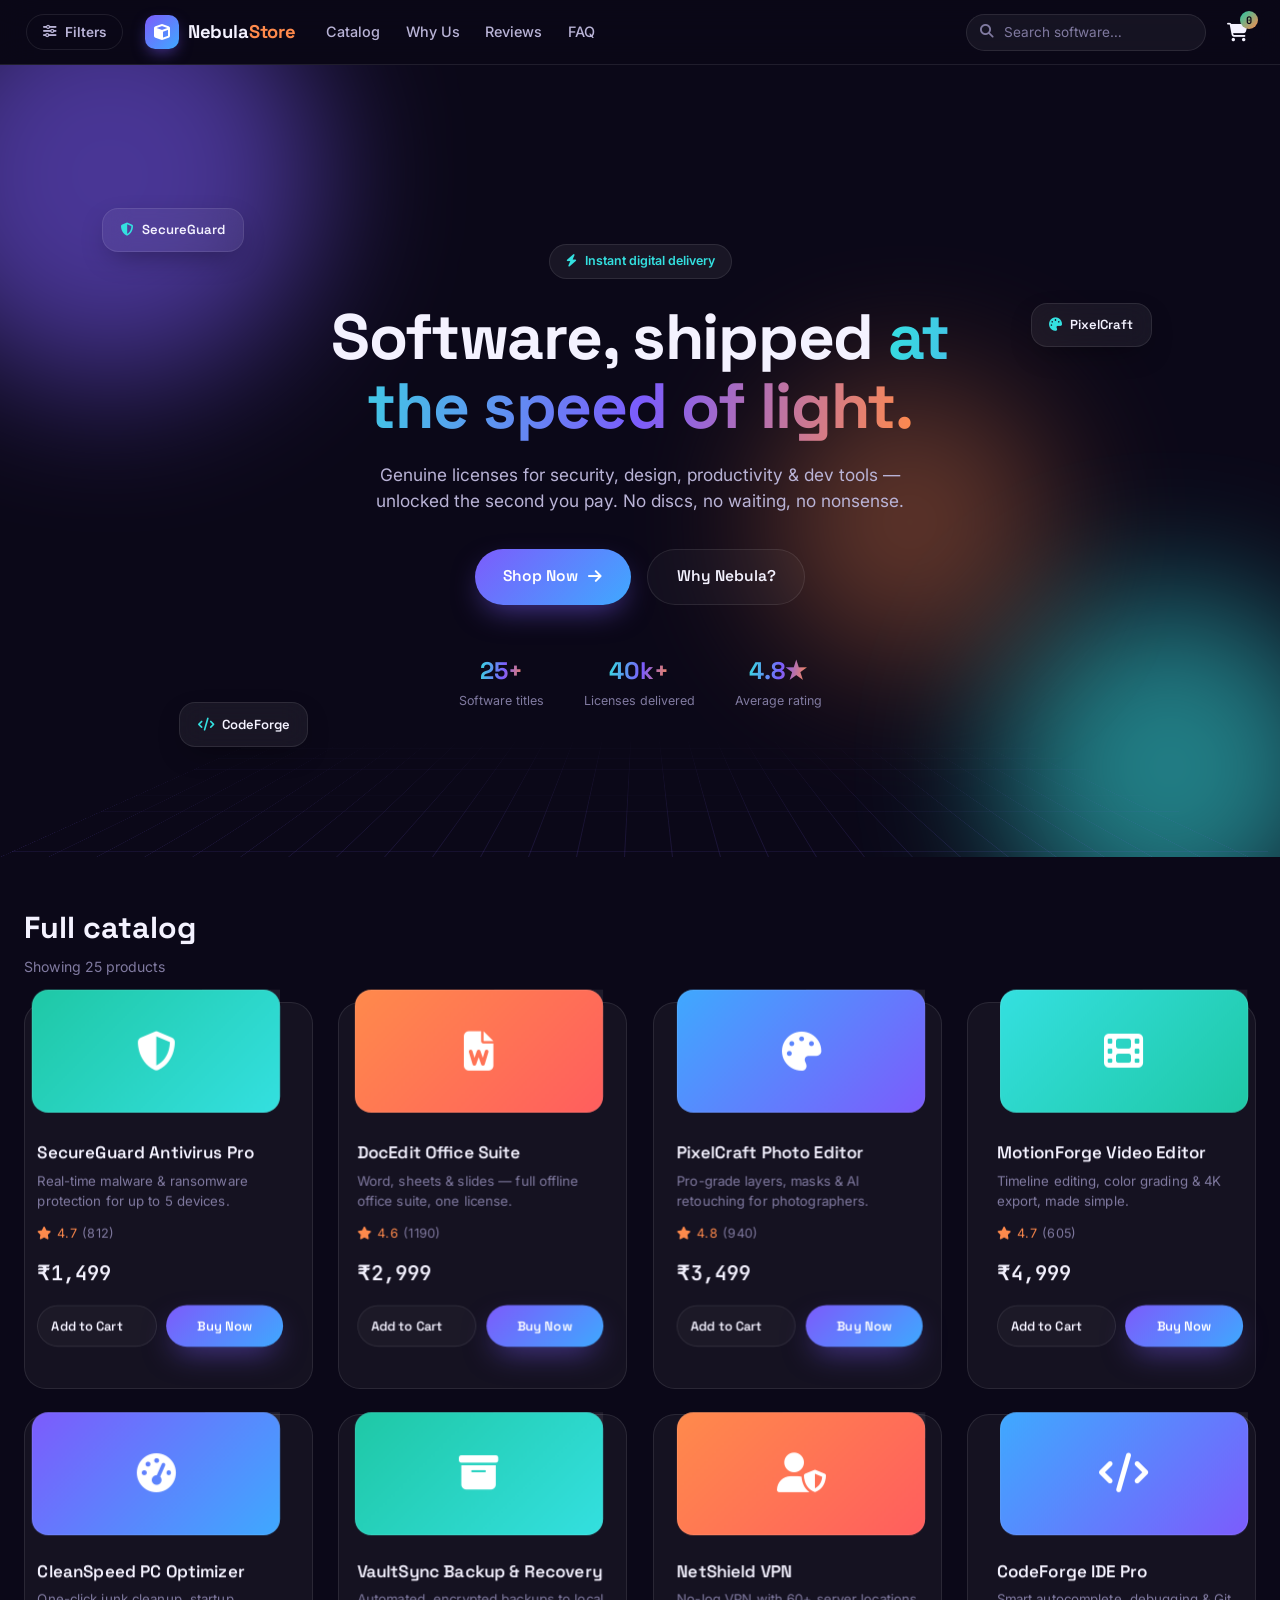
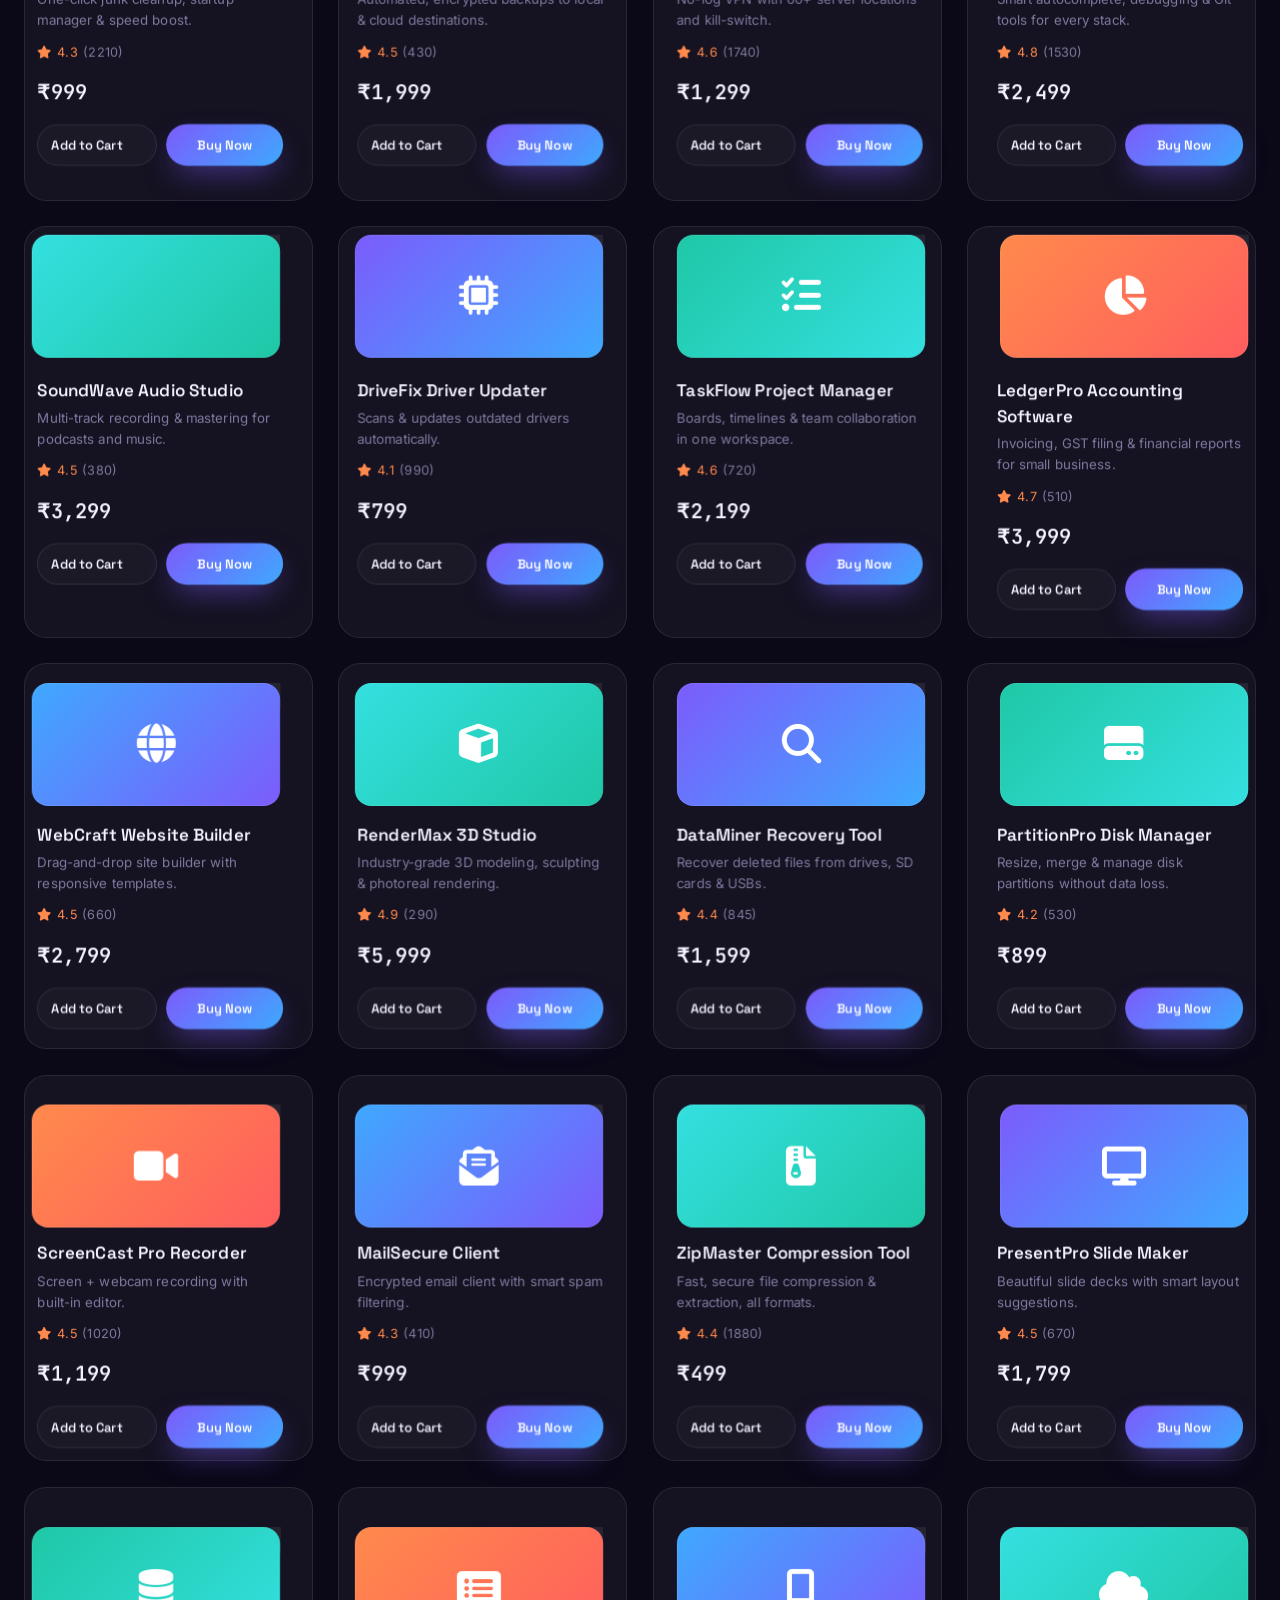
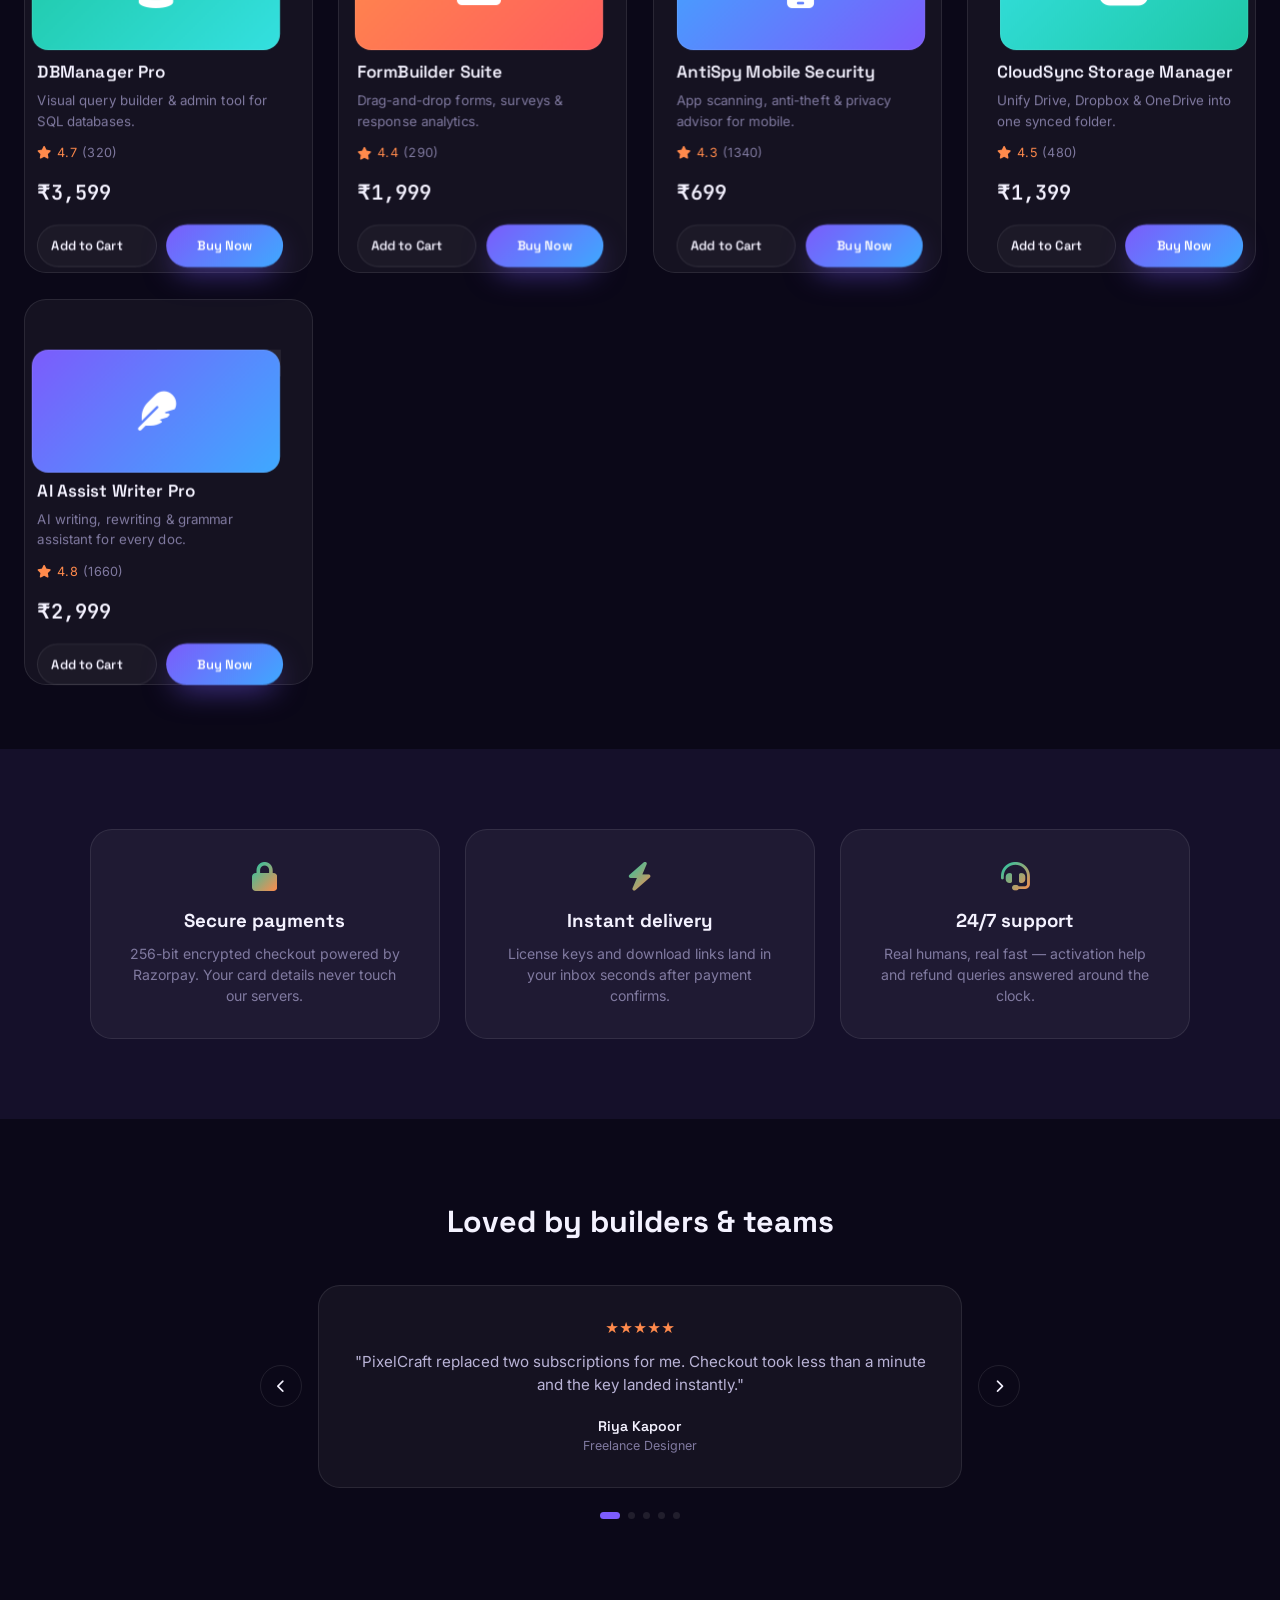
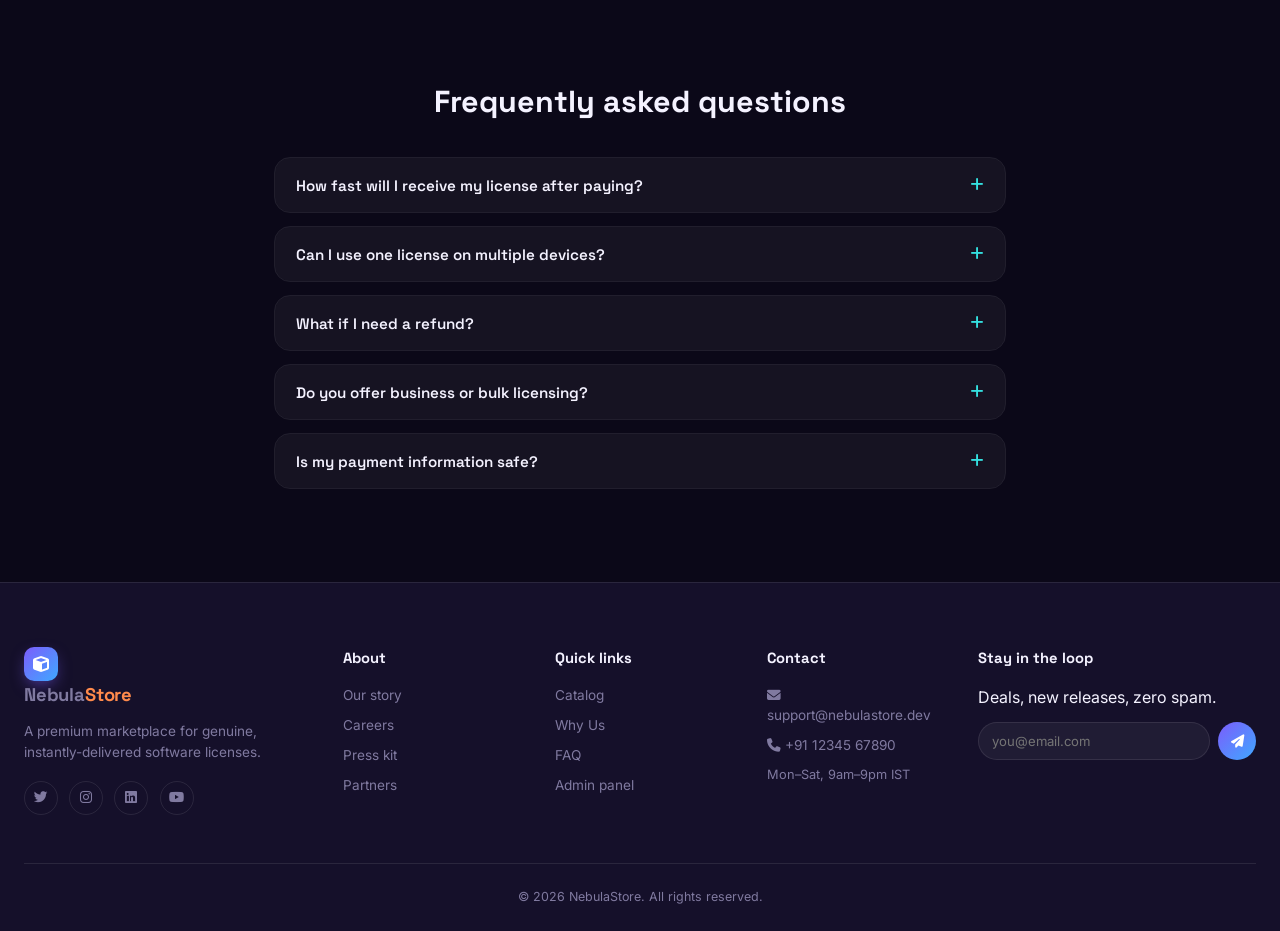
<file: index.html>
<!DOCTYPE html>
<html lang="en">
<head>
<meta charset="UTF-8">
<meta name="viewport" content="width=device-width, initial-scale=1.0">
<title>Nebula Software Store — Premium Software Marketplace</title>
<meta name="description" content="Buy genuine, instantly-delivered software licenses — antivirus, office suites, design tools, dev tools and more.">

<link rel="preconnect" href="https://fonts.googleapis.com">
<link rel="preconnect" href="https://fonts.gstatic.com" crossorigin>
<link href="https://fonts.googleapis.com/css2?family=Space+Grotesk:wght@500;600;700&family=Inter:wght@400;500;600;700&family=JetBrains+Mono:wght@500;600&display=swap" rel="stylesheet">
<link rel="stylesheet" href="https://cdnjs.cloudflare.com/ajax/libs/font-awesome/6.5.1/css/all.min.css">
<link rel="stylesheet" href="style.css">
</head>
<body>

<!-- ============ NAVBAR ============ -->
<header class="navbar" id="navbar">
  <div class="nav-inner">
    <button class="filter-toggle" id="filterToggle" aria-label="Open filters">
      <i class="fa-solid fa-sliders"></i>
      <span class="filter-toggle-label">Filters</span>
    </button>

    <a href="#home" class="logo">
      <span class="logo-mark">
        <i class="fa-solid fa-cube"></i>
      </span>
      <span class="logo-text">Nebula<span class="logo-accent">Store</span></span>
    </a>

    <nav class="nav-links">
      <a href="#catalog">Catalog</a>
      <a href="#trust">Why Us</a>
      <a href="#testimonials">Reviews</a>
      <a href="#faq">FAQ</a>
    </nav>

    <div class="nav-actions">
      <div class="search-wrap">
        <i class="fa-solid fa-magnifying-glass search-icon"></i>
        <input type="text" id="searchInput" class="search-input" placeholder="Search software…" autocomplete="off">
        <div id="searchSuggestions" class="search-suggestions"></div>
      </div>
      <button class="cart-btn" id="cartBtn" aria-label="Open cart">
        <i class="fa-solid fa-cart-shopping"></i>
        <span class="cart-badge" id="cartBadge">0</span>
      </button>
    </div>
  </div>
</header>

<!-- ============ FILTER PANEL (slide from left) ============ -->
<aside class="filter-panel" id="filterPanel">
  <div class="filter-panel-head">
    <h3>Refine results</h3>
    <button id="filterClose" class="icon-btn" aria-label="Close filters"><i class="fa-solid fa-xmark"></i></button>
  </div>

  <div class="filter-group">
    <h4>Category</h4>
    <div id="categoryList" class="category-list"></div>
  </div>

  <div class="filter-group">
    <h4>Price range</h4>
    <div class="price-range-display">
      <span>₹<span id="priceMinLabel">0</span></span>
      <span>₹<span id="priceMaxLabel">6000</span></span>
    </div>
    <input type="range" id="priceMin" min="0" max="6000" step="100" value="0">
    <input type="range" id="priceMax" min="0" max="6000" step="100" value="6000">
  </div>

  <div class="filter-group">
    <h4>Sort by</h4>
    <select id="sortSelect" class="sort-select">
      <option value="default">Featured</option>
      <option value="price-asc">Price: Low to High</option>
      <option value="price-desc">Price: High to Low</option>
      <option value="popularity">Popularity</option>
      <option value="newest">Newest</option>
    </select>
  </div>

  <button id="filterReset" class="btn-ghost full-width">Reset filters</button>
</aside>
<div class="overlay" id="filterOverlay"></div>

<!-- ============ HERO ============ -->
<section class="hero" id="home">
  <div class="hero-bg" id="heroBg" aria-hidden="true">
    <div class="orb orb-purple"></div>
    <div class="orb orb-cyan"></div>
    <div class="orb orb-orange"></div>
    <div class="grid-floor"></div>
  </div>

  <div class="hero-content">
    <span class="eyebrow"><i class="fa-solid fa-bolt"></i> Instant digital delivery</span>
    <h1 class="hero-title">Software, shipped <span class="grad-text">at the speed of light.</span></h1>
    <p class="hero-sub">Genuine licenses for security, design, productivity &amp; dev tools — unlocked the second you pay. No discs, no waiting, no nonsense.</p>
    <div class="hero-cta-row">
      <a href="#catalog" class="btn-primary">Shop Now <i class="fa-solid fa-arrow-right"></i></a>
      <a href="#trust" class="btn-secondary">Why Nebula?</a>
    </div>
    <div class="hero-stats">
      <div><strong>25+</strong><span>Software titles</span></div>
      <div><strong>40k+</strong><span>Licenses delivered</span></div>
      <div><strong>4.8★</strong><span>Average rating</span></div>
    </div>
  </div>

  <div class="hero-floaters" aria-hidden="true">
    <div class="float-card float-card-1"><i class="fa-solid fa-shield-halved"></i><span>SecureGuard</span></div>
    <div class="float-card float-card-2"><i class="fa-solid fa-palette"></i><span>PixelCraft</span></div>
    <div class="float-card float-card-3"><i class="fa-solid fa-code"></i><span>CodeForge</span></div>
  </div>
</section>

<!-- ============ ACTIVE FILTER CHIPS / RESULT COUNT ============ -->
<section class="catalog-head" id="catalog">
  <div class="catalog-head-inner">
    <div>
      <h2>Full catalog</h2>
      <p id="resultCount" class="result-count">Showing 25 products</p>
    </div>
    <div id="activeChips" class="active-chips"></div>
  </div>
</section>

<!-- ============ PRODUCT GRID ============ -->
<section class="catalog">
  <div id="productGrid" class="product-grid"></div>
  <p id="noResults" class="no-results hidden">No software matches your search. Try a different keyword or reset your filters.</p>
</section>

<!-- ============ TRUST BADGES ============ -->
<section class="trust" id="trust">
  <div class="trust-inner">
    <div class="trust-card">
      <i class="fa-solid fa-lock"></i>
      <h3>Secure payments</h3>
      <p>256-bit encrypted checkout powered by Razorpay. Your card details never touch our servers.</p>
    </div>
    <div class="trust-card">
      <i class="fa-solid fa-bolt"></i>
      <h3>Instant delivery</h3>
      <p>License keys and download links land in your inbox seconds after payment confirms.</p>
    </div>
    <div class="trust-card">
      <i class="fa-solid fa-headset"></i>
      <h3>24/7 support</h3>
      <p>Real humans, real fast — activation help and refund queries answered around the clock.</p>
    </div>
  </div>
</section>

<!-- ============ TESTIMONIALS ============ -->
<section class="testimonials" id="testimonials">
  <h2>Loved by builders &amp; teams</h2>
  <div class="testimonial-track-wrap">
    <button class="t-arrow t-arrow-left" id="tPrev" aria-label="Previous review"><i class="fa-solid fa-chevron-left"></i></button>
    <div class="testimonial-track" id="testimonialTrack"></div>
    <button class="t-arrow t-arrow-right" id="tNext" aria-label="Next review"><i class="fa-solid fa-chevron-right"></i></button>
  </div>
  <div class="t-dots" id="tDots"></div>
</section>

<!-- ============ FAQ ============ -->
<section class="faq" id="faq">
  <h2>Frequently asked questions</h2>
  <div id="faqList" class="faq-list"></div>
</section>

<!-- ============ FOOTER ============ -->
<footer class="footer">
  <div class="footer-inner">
    <div class="footer-col footer-brand">
      <a href="#home" class="logo">
        <span class="logo-mark"><i class="fa-solid fa-cube"></i></span>
        <span class="logo-text">Nebula<span class="logo-accent">Store</span></span>
      </a>
      <p>A premium marketplace for genuine, instantly-delivered software licenses.</p>
      <div class="social-icons">
        <a href="#" aria-label="Twitter"><i class="fa-brands fa-twitter"></i></a>
        <a href="#" aria-label="Instagram"><i class="fa-brands fa-instagram"></i></a>
        <a href="#" aria-label="LinkedIn"><i class="fa-brands fa-linkedin"></i></a>
        <a href="#" aria-label="YouTube"><i class="fa-brands fa-youtube"></i></a>
      </div>
    </div>
    <div class="footer-col">
      <h4>About</h4>
      <a href="#">Our story</a>
      <a href="#">Careers</a>
      <a href="#">Press kit</a>
      <a href="#">Partners</a>
    </div>
    <div class="footer-col">
      <h4>Quick links</h4>
      <a href="#catalog">Catalog</a>
      <a href="#trust">Why Us</a>
      <a href="#faq">FAQ</a>
      <a href="admin.html">Admin panel</a>
    </div>
    <div class="footer-col">
      <h4>Contact</h4>
      <a href="mailto:support@nebulastore.dev"><i class="fa-solid fa-envelope"></i> support@nebulastore.dev</a>
      <a href="tel:+911234567890"><i class="fa-solid fa-phone"></i> +91 12345 67890</a>
      <p class="footer-note">Mon–Sat, 9am–9pm IST</p>
    </div>
    <div class="footer-col footer-newsletter">
      <h4>Stay in the loop</h4>
      <p>Deals, new releases, zero spam.</p>
      <form id="newsletterForm" class="newsletter-form">
        <input type="email" placeholder="you@email.com" required>
        <button type="submit"><i class="fa-solid fa-paper-plane"></i></button>
      </form>
      <p id="newsletterMsg" class="newsletter-msg"></p>
    </div>
  </div>
  <div class="footer-bottom">
    <p>© 2026 NebulaStore. All rights reserved.</p>
  </div>
</footer>

<!-- ============ CART PANEL ============ -->
<div class="overlay" id="cartOverlay"></div>
<aside class="cart-panel" id="cartPanel">
  <div class="cart-head">
    <h3><i class="fa-solid fa-cart-shopping"></i> Your cart</h3>
    <button id="cartClose" class="icon-btn" aria-label="Close cart"><i class="fa-solid fa-xmark"></i></button>
  </div>
  <div id="cartItems" class="cart-items"></div>
  <div id="cartEmpty" class="cart-empty hidden">
    <i class="fa-solid fa-cart-shopping"></i>
    <p>Your cart is empty.</p>
    <span>Add some software to get started.</span>
  </div>
  <div class="cart-footer">
    <div class="cart-subtotal-row">
      <span>Subtotal</span>
      <strong id="cartSubtotal">₹0</strong>
    </div>
    <button id="checkoutBtn" class="btn-primary full-width" disabled>Proceed to Checkout</button>
  </div>
</aside>

<!-- ============ CHECKOUT MODAL ============ -->
<div class="overlay" id="checkoutOverlay"></div>
<div class="modal" id="checkoutModal" role="dialog" aria-modal="true" aria-labelledby="checkoutTitle">
  <button class="icon-btn modal-close" id="checkoutClose" aria-label="Close"><i class="fa-solid fa-xmark"></i></button>
  <h3 id="checkoutTitle">Almost there</h3>
  <p class="modal-sub">Tell us where to send your license &amp; receipt.</p>

  <form id="checkoutForm" novalidate>
    <label class="field">
      <span>Full Name</span>
      <input type="text" id="custName" name="custName" placeholder="Ada Lovelace">
      <span class="field-error" id="errName"></span>
    </label>
    <label class="field">
      <span>Mobile Number</span>
      <input type="tel" id="custMobile" name="custMobile" placeholder="9876543210" maxlength="10">
      <span class="field-error" id="errMobile"></span>
    </label>
    <label class="field">
      <span>Email ID</span>
      <input type="email" id="custEmail" name="custEmail" placeholder="ada@email.com">
      <span class="field-error" id="errEmail"></span>
    </label>

    <div class="modal-total-row">
      <span>Order total</span>
      <strong id="modalTotal">₹0</strong>
    </div>

    <button type="submit" class="btn-primary full-width">Continue to Payment <i class="fa-solid fa-lock"></i></button>
  </form>
</div>

<!-- ============ ORDER CONFIRMATION MODAL ============ -->
<div class="overlay" id="confirmOverlay"></div>
<div class="modal confirm-modal" id="confirmModal" role="dialog" aria-modal="true">
  <div id="confirmSuccess" class="confirm-state hidden">
    <div class="confirm-icon success"><i class="fa-solid fa-check"></i></div>
    <h3>Payment successful!</h3>
    <p id="confirmMsg">Your license has been emailed to you.</p>
    <p class="confirm-order-id" id="confirmOrderId"></p>
    <button class="btn-primary full-width" id="confirmClose">Continue shopping</button>
  </div>
  <div id="confirmFail" class="confirm-state hidden">
    <div class="confirm-icon fail"><i class="fa-solid fa-xmark"></i></div>
    <h3>Payment didn't go through</h3>
    <p>No amount was deducted. You can try again whenever you're ready.</p>
    <button class="btn-primary full-width" id="retryPayment">Retry payment</button>
    <button class="btn-ghost full-width" id="cancelPayment">Cancel</button>
  </div>
</div>

<!-- Razorpay checkout script -->
<script src="https://checkout.razorpay.com/v1/checkout.js"></script>
<script src="data.js"></script>
<script src="script.js"></script>
</body>
</html>
</file>
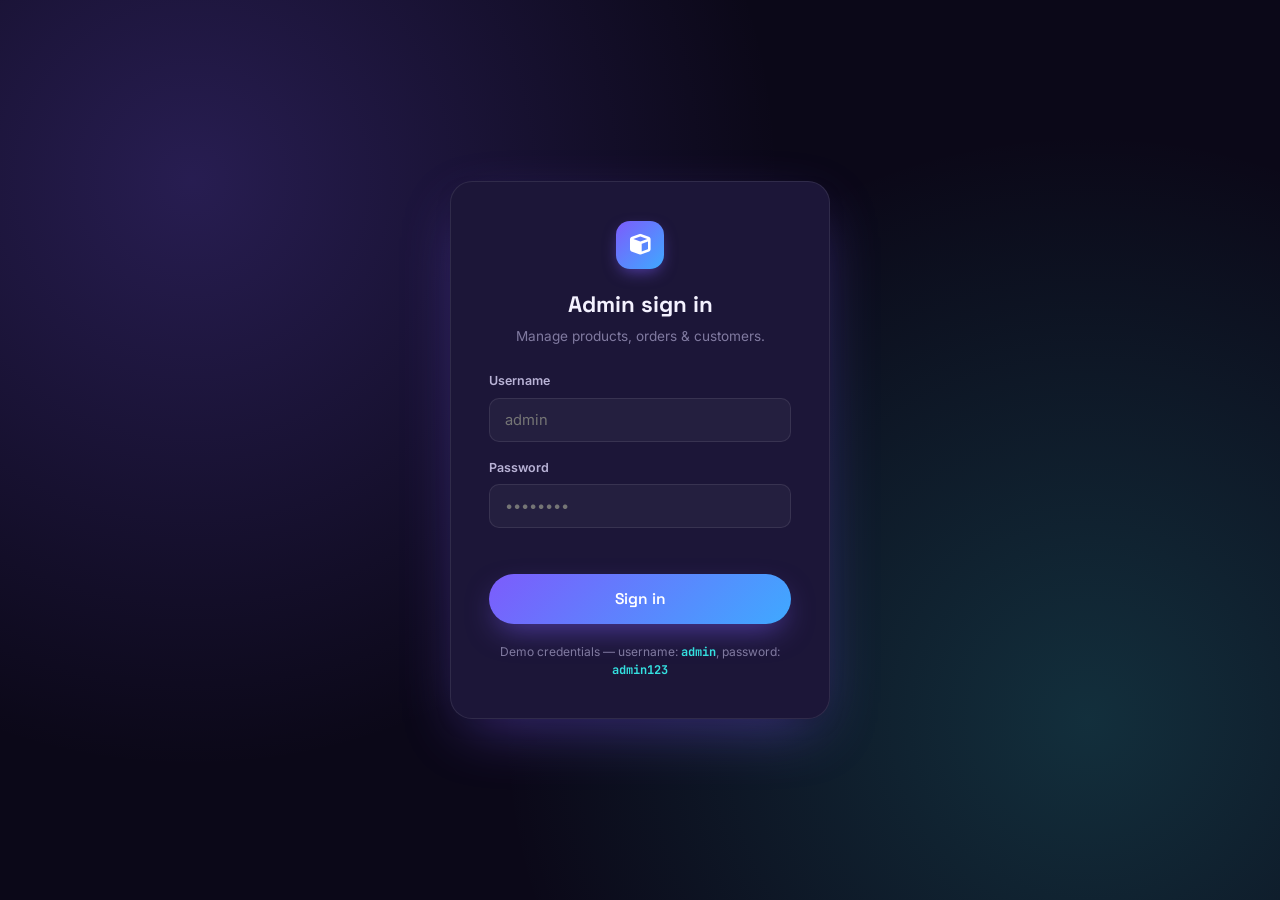
<file: admin.html>
<!DOCTYPE html>
<html lang="en">
<head>
<meta charset="UTF-8">
<meta name="viewport" content="width=device-width, initial-scale=1.0">
<title>NebulaStore Admin</title>
<link rel="preconnect" href="https://fonts.googleapis.com">
<link rel="preconnect" href="https://fonts.gstatic.com" crossorigin>
<link href="https://fonts.googleapis.com/css2?family=Space+Grotesk:wght@500;600;700&family=Inter:wght@400;500;600;700&family=JetBrains+Mono:wght@500;600&display=swap" rel="stylesheet">
<link rel="stylesheet" href="https://cdnjs.cloudflare.com/ajax/libs/font-awesome/6.5.1/css/all.min.css">
<link rel="stylesheet" href="style.css">
<link rel="stylesheet" href="admin.css">
</head>
<body class="admin-body">

<!-- ============ LOGIN SCREEN ============ -->
<div id="loginScreen" class="login-screen">
  <form id="loginForm" class="login-card">
    <span class="logo-mark login-mark"><i class="fa-solid fa-cube"></i></span>
    <h1>Admin sign in</h1>
    <p class="login-sub">Manage products, orders &amp; customers.</p>
    <label class="field">
      <span>Username</span>
      <input type="text" id="loginUser" placeholder="admin" autocomplete="username">
    </label>
    <label class="field">
      <span>Password</span>
      <input type="password" id="loginPass" placeholder="••••••••" autocomplete="current-password">
    </label>
    <span class="field-error" id="loginError"></span>
    <button type="submit" class="btn-primary full-width">Sign in</button>
    <p class="login-hint">Demo credentials — username: <strong>admin</strong>, password: <strong>admin123</strong></p>
  </form>
</div>

<!-- ============ ADMIN APP ============ -->
<div id="adminApp" class="admin-app hidden">

  <aside class="admin-sidebar">
    <a href="index.html" class="logo">
      <span class="logo-mark"><i class="fa-solid fa-cube"></i></span>
      <span class="logo-text">Nebula<span class="logo-accent">Admin</span></span>
    </a>
    <nav class="admin-nav">
      <button class="admin-nav-btn active" data-tab="dashboard"><i class="fa-solid fa-chart-line"></i> Dashboard</button>
      <button class="admin-nav-btn" data-tab="products"><i class="fa-solid fa-boxes-stacked"></i> Manage Software</button>
      <button class="admin-nav-btn" data-tab="orders"><i class="fa-solid fa-receipt"></i> Orders &amp; Payments</button>
      <button class="admin-nav-btn" data-tab="customers"><i class="fa-solid fa-users"></i> Customers</button>
    </nav>
    <a href="index.html" class="admin-view-store"><i class="fa-solid fa-arrow-up-right-from-square"></i> View store</a>
    <button id="logoutBtn" class="admin-logout"><i class="fa-solid fa-right-from-bracket"></i> Log out</button>
  </aside>

  <main class="admin-main">

    <!-- ---------- DASHBOARD ---------- -->
    <section id="tab-dashboard" class="admin-tab">
      <h2>Dashboard overview</h2>
      <p class="admin-sub">A snapshot of how the store is performing.</p>
      <p class="admin-note"><i class="fa-solid fa-circle-info"></i> This demo persists data in your browser's <code>localStorage</code>. A production build needs a real backend + database (Node.js + MongoDB/MySQL) so data is shared across devices and admins.</p>

      <div class="stat-grid">
        <div class="stat-card">
          <i class="fa-solid fa-indian-rupee-sign"></i>
          <div><strong id="statSales">₹0</strong><span>Total sales</span></div>
        </div>
        <div class="stat-card">
          <i class="fa-solid fa-receipt"></i>
          <div><strong id="statOrders">0</strong><span>Total orders</span></div>
        </div>
        <div class="stat-card">
          <i class="fa-solid fa-users"></i>
          <div><strong id="statCustomers">0</strong><span>Total customers</span></div>
        </div>
        <div class="stat-card">
          <i class="fa-solid fa-boxes-stacked"></i>
          <div><strong id="statProducts">0</strong><span>Active listings</span></div>
        </div>
      </div>

      <div class="admin-panel">
        <h3>Revenue, last 7 orders</h3>
        <div id="revenueChart" class="revenue-chart"></div>
      </div>
    </section>

    <!-- ---------- MANAGE SOFTWARE ---------- -->
    <section id="tab-products" class="admin-tab hidden">
      <div class="admin-tab-head">
        <div>
          <h2>Manage software</h2>
          <p class="admin-sub">Add, edit or remove catalog listings.</p>
        </div>
        <button id="addProductBtn" class="btn-primary"><i class="fa-solid fa-plus"></i> Add software</button>
      </div>
      <div class="admin-panel table-wrap">
        <table class="admin-table">
          <thead><tr><th></th><th>Name</th><th>Category</th><th>Price</th><th>Rating</th><th></th></tr></thead>
          <tbody id="productsTableBody"></tbody>
        </table>
      </div>
    </section>

    <!-- ---------- ORDERS ---------- -->
    <section id="tab-orders" class="admin-tab hidden">
      <h2>Orders &amp; payments</h2>
      <p class="admin-sub">Every checkout made on the storefront.</p>
      <div class="admin-panel table-wrap">
        <table class="admin-table">
          <thead><tr><th>Order ID</th><th>Customer</th><th>Mobile</th><th>Email</th><th>Software</th><th>Amount</th><th>Status</th><th>Date</th></tr></thead>
          <tbody id="ordersTableBody"></tbody>
        </table>
        <p id="ordersEmpty" class="admin-empty hidden">No orders yet — they'll show up here as customers check out.</p>
      </div>
    </section>

    <!-- ---------- CUSTOMERS ---------- -->
    <section id="tab-customers" class="admin-tab hidden">
      <h2>Customers</h2>
      <p class="admin-sub">Everyone who has completed checkout.</p>
      <div class="admin-panel table-wrap">
        <table class="admin-table">
          <thead><tr><th>Name</th><th>Mobile</th><th>Email</th><th>Customer since</th></tr></thead>
          <tbody id="customersTableBody"></tbody>
        </table>
        <p id="customersEmpty" class="admin-empty hidden">No customers yet.</p>
      </div>
    </section>

  </main>
</div>

<!-- ============ PRODUCT FORM MODAL ============ -->
<div class="overlay" id="productOverlay"></div>
<div class="modal" id="productModal">
  <button class="icon-btn modal-close" id="productModalClose"><i class="fa-solid fa-xmark"></i></button>
  <h3 id="productModalTitle">Add software</h3>
  <form id="productForm">
    <input type="hidden" id="prodId">
    <label class="field"><span>Name</span><input type="text" id="prodName" required></label>
    <label class="field"><span>Category</span><input type="text" id="prodCategory" required></label>
    <label class="field"><span>Price (₹)</span><input type="number" id="prodPrice" min="0" required></label>
    <label class="field"><span>Short description</span><input type="text" id="prodDesc" required></label>
    <label class="field"><span>Icon (Font Awesome class, e.g. fa-shield-halved)</span><input type="text" id="prodIcon" placeholder="fa-shield-halved" required></label>
    <button type="submit" class="btn-primary full-width">Save software</button>
  </form>
</div>

<script src="data.js"></script>
<script src="admin.js"></script>
</body>
</html>
</file>
<file: style.css>
/* ===========================================================
   NEBULA STORE — Design tokens
   Palette: deep space purple bg, purple→blue + teal→orange grads
   Type: Space Grotesk (display) / Inter (body) / JetBrains Mono (data)
   =========================================================== */
:root{
  --bg-deep:#0B0818;
  --bg-surface:#15102A;
  --bg-surface-2:#1C1638;
  --bg-card:rgba(255,255,255,0.045);
  --border-soft:rgba(255,255,255,0.09);

  --purple:#7C5CFC;
  --purple-dim:#5B3FD9;
  --blue:#3FA9FF;
  --cyan:#34E0E0;
  --teal:#1FC8A6;
  --orange:#FF8A4C;
  --orange-deep:#FF5E5E;

  --grad-primary:linear-gradient(135deg,var(--purple) 0%, var(--blue) 100%);
  --grad-accent:linear-gradient(135deg,var(--teal) 0%, var(--orange) 100%);
  --grad-text:linear-gradient(100deg,var(--cyan) 0%, var(--purple) 55%, var(--orange) 100%);

  --text-hi:#F4F2FF;
  --text-mid:#B9B3D6;
  --text-low:#807AA0;

  --radius-lg:22px;
  --radius-md:16px;
  --radius-sm:10px;

  --shadow-float:0 20px 60px -15px rgba(124,92,252,0.45), 0 8px 20px -10px rgba(0,0,0,0.5);
  --shadow-soft:0 10px 30px -10px rgba(0,0,0,0.45);

  --font-display:'Space Grotesk', sans-serif;
  --font-body:'Inter', sans-serif;
  --font-mono:'JetBrains Mono', monospace;
}

*{box-sizing:border-box; margin:0; padding:0;}
html{scroll-behavior:smooth;}
@media (prefers-reduced-motion: reduce){
  html{scroll-behavior:auto;}
  *{animation-duration:0.01ms !important; animation-iteration-count:1 !important; transition-duration:0.01ms !important;}
}

body{
  background:var(--bg-deep);
  color:var(--text-hi);
  font-family:var(--font-body);
  line-height:1.5;
  overflow-x:hidden;
}

a{color:inherit; text-decoration:none;}
ul{list-style:none;}
button{font-family:inherit; cursor:pointer; border:none; background:none; color:inherit;}
input,select{font-family:inherit; color:inherit;}
img{max-width:100%; display:block;}

::selection{background:var(--purple); color:#fff;}

:focus-visible{outline:2px solid var(--cyan); outline-offset:3px;}

.hidden{display:none !important;}

.grad-text{
  background:var(--grad-text);
  -webkit-background-clip:text;
  background-clip:text;
  color:transparent;
}

/* ===================== Buttons ===================== */
.btn-primary{
  display:inline-flex; align-items:center; justify-content:center; gap:.6rem;
  padding:.95rem 1.8rem;
  background:var(--grad-primary);
  color:#fff; font-family:var(--font-display); font-weight:600; font-size:.97rem;
  border-radius:50px;
  box-shadow:0 12px 30px -8px rgba(124,92,252,0.55);
  transition:transform .25s ease, box-shadow .25s ease;
}
.btn-primary:hover{transform:translateY(-3px); box-shadow:0 18px 38px -8px rgba(124,92,252,0.7);}
.btn-primary:disabled{opacity:.45; cursor:not-allowed; transform:none; box-shadow:none;}

.btn-secondary{
  display:inline-flex; align-items:center; gap:.5rem;
  padding:.95rem 1.8rem;
  border:1px solid var(--border-soft);
  border-radius:50px;
  color:var(--text-hi);
  font-family:var(--font-display); font-weight:600; font-size:.97rem;
  background:rgba(255,255,255,0.03);
  transition:background .2s ease, border-color .2s ease;
}
.btn-secondary:hover{background:rgba(255,255,255,0.08); border-color:var(--purple);}

.btn-ghost{
  padding:.85rem 1.5rem;
  border:1px solid var(--border-soft);
  border-radius:50px;
  font-weight:600; font-size:.9rem;
  color:var(--text-mid);
  transition:border-color .2s ease, color .2s ease;
}
.btn-ghost:hover{border-color:var(--orange); color:var(--text-hi);}

.full-width{width:100%;}

.icon-btn{
  width:38px; height:38px; border-radius:50%;
  display:flex; align-items:center; justify-content:center;
  color:var(--text-mid); font-size:1.05rem;
  transition:background .2s ease, color .2s ease;
}
.icon-btn:hover{background:rgba(255,255,255,0.08); color:var(--text-hi);}

/* ===================== Navbar ===================== */
.navbar{
  position:sticky; top:0; z-index:60;
  background:rgba(11,8,24,0.7);
  backdrop-filter:blur(18px); -webkit-backdrop-filter:blur(18px);
  border-bottom:1px solid var(--border-soft);
}
.nav-inner{
  max-width:1400px; margin:0 auto;
  display:flex; align-items:center; gap:1.4rem;
  padding:.85rem 1.6rem;
}
.filter-toggle{
  display:flex; align-items:center; gap:.5rem;
  padding:.55rem 1rem;
  border:1px solid var(--border-soft);
  border-radius:50px;
  font-size:.85rem; font-weight:600; color:var(--text-mid);
  transition:border-color .2s ease, color .2s ease;
}
.filter-toggle:hover{border-color:var(--cyan); color:var(--text-hi);}

.logo{display:flex; align-items:center; gap:.55rem; font-family:var(--font-display);}
.logo-mark{
  width:34px; height:34px; border-radius:10px;
  background:var(--grad-primary);
  display:flex; align-items:center; justify-content:center;
  color:#fff; font-size:1rem;
  box-shadow:0 6px 16px -4px rgba(124,92,252,0.6);
}
.logo-text{font-size:1.15rem; font-weight:700; letter-spacing:-.01em;}
.logo-accent{color:var(--orange);}

.nav-links{display:flex; gap:1.6rem; margin-left:.5rem; flex:1;}
.nav-links a{font-size:.9rem; font-weight:500; color:var(--text-mid); transition:color .2s ease;}
.nav-links a:hover{color:var(--text-hi);}

.nav-actions{display:flex; align-items:center; gap:.9rem;}
.search-wrap{position:relative; width:240px;}
.search-icon{position:absolute; left:14px; top:50%; transform:translateY(-50%); color:var(--text-low); font-size:.85rem;}
.search-input{
  width:100%; padding:.6rem .9rem .6rem 2.3rem;
  background:rgba(255,255,255,0.05);
  border:1px solid var(--border-soft);
  border-radius:50px;
  font-size:.85rem; color:var(--text-hi);
  transition:border-color .2s ease, background .2s ease;
}
.search-input::placeholder{color:var(--text-low);}
.search-input:focus{border-color:var(--cyan); background:rgba(255,255,255,0.08);}

.search-suggestions{
  position:absolute; top:calc(100% + 10px); left:0; right:0;
  background:var(--bg-surface-2);
  border:1px solid var(--border-soft);
  border-radius:var(--radius-md);
  box-shadow:var(--shadow-soft);
  overflow:hidden; z-index:70;
  max-height:320px; overflow-y:auto;
}
.search-suggestions:empty{display:none;}
.sugg-item{
  display:flex; align-items:center; gap:.7rem;
  padding:.6rem .9rem; font-size:.85rem;
  border-bottom:1px solid var(--border-soft);
  transition:background .15s ease;
}
.sugg-item:last-child{border-bottom:none;}
.sugg-item:hover{background:rgba(255,255,255,0.06);}
.sugg-item .sugg-icon{
  width:30px; height:30px; border-radius:8px; flex-shrink:0;
  display:flex; align-items:center; justify-content:center;
  background:var(--grad-primary); color:#fff; font-size:.8rem;
}
.sugg-item .sugg-price{margin-left:auto; font-family:var(--font-mono); color:var(--cyan); font-size:.78rem;}

.cart-btn{position:relative; font-size:1.15rem; color:var(--text-hi); padding:.4rem;}
.cart-badge{
  position:absolute; top:-4px; right:-4px;
  background:var(--grad-accent);
  color:#0B0818; font-family:var(--font-mono); font-weight:700; font-size:.65rem;
  min-width:18px; height:18px; border-radius:50%;
  display:flex; align-items:center; justify-content:center;
  padding:0 3px;
}

/* ===================== Filter panel ===================== */
.overlay{
  position:fixed; inset:0; background:rgba(5,3,12,0.6);
  backdrop-filter:blur(2px);
  opacity:0; pointer-events:none; transition:opacity .3s ease; z-index:80;
}
.overlay.show{opacity:1; pointer-events:auto;}

.filter-panel{
  position:fixed; top:0; left:0; bottom:0; width:320px; max-width:88vw;
  background:var(--bg-surface);
  border-right:1px solid var(--border-soft);
  padding:1.4rem 1.4rem 2rem;
  transform:translateX(-105%);
  transition:transform .35s cubic-bezier(.22,.9,.34,1);
  z-index:90; overflow-y:auto;
}
.filter-panel.open{transform:translateX(0);}
.filter-panel-head{display:flex; align-items:center; justify-content:space-between; margin-bottom:1.2rem;}
.filter-panel-head h3{font-family:var(--font-display); font-size:1.15rem;}
.filter-group{margin-bottom:1.6rem;}
.filter-group h4{font-size:.8rem; text-transform:uppercase; letter-spacing:.06em; color:var(--text-low); margin-bottom:.8rem;}
.category-list{display:flex; flex-direction:column; gap:.4rem;}
.cat-pill{
  display:flex; align-items:center; justify-content:space-between;
  padding:.55rem .8rem; border-radius:var(--radius-sm);
  font-size:.85rem; color:var(--text-mid);
  border:1px solid transparent;
  transition:background .2s ease, border-color .2s ease, color .2s ease;
}
.cat-pill:hover{background:rgba(255,255,255,0.05);}
.cat-pill.active{
  background:rgba(124,92,252,0.15);
  border-color:var(--purple);
  color:var(--text-hi);
}
.cat-pill .cat-count{font-family:var(--font-mono); font-size:.72rem; color:var(--text-low);}

.price-range-display{display:flex; justify-content:space-between; font-family:var(--font-mono); font-size:.82rem; color:var(--cyan); margin-bottom:.5rem;}
.filter-group input[type=range]{
  width:100%; accent-color:var(--purple); margin-top:.3rem;
}
.sort-select{
  width:100%; padding:.65rem .8rem;
  background:rgba(255,255,255,0.05);
  border:1px solid var(--border-soft);
  border-radius:var(--radius-sm);
  font-size:.85rem;
}
.sort-select option{background:var(--bg-surface);}

/* ===================== Hero ===================== */
.hero{
  position:relative;
  min-height:88vh;
  display:flex; align-items:center; justify-content:center;
  padding:6rem 1.5rem 4rem;
  overflow:hidden;
}
.hero-bg{position:absolute; inset:0; z-index:0;}
.orb{position:absolute; border-radius:50%; filter:blur(70px); opacity:.55;}
.orb-purple{width:420px; height:420px; background:var(--purple); top:-100px; left:-100px; animation:float1 14s ease-in-out infinite;}
.orb-cyan{width:340px; height:340px; background:var(--cyan); bottom:-80px; right:-60px; animation:float2 16s ease-in-out infinite;}
.orb-orange{width:280px; height:280px; background:var(--orange); top:40%; right:18%; opacity:.35; animation:float1 18s ease-in-out infinite reverse;}
@keyframes float1{0%,100%{transform:translate(0,0);} 50%{transform:translate(40px,30px);}}
@keyframes float2{0%,100%{transform:translate(0,0);} 50%{transform:translate(-30px,-40px);}}
.grid-floor{
  position:absolute; left:0; right:0; bottom:0; height:50%;
  background-image:linear-gradient(rgba(124,92,252,0.18) 1px, transparent 1px), linear-gradient(90deg, rgba(124,92,252,0.18) 1px, transparent 1px);
  background-size:48px 48px;
  -webkit-mask-image:linear-gradient(to top, rgba(0,0,0,0.8), transparent);
  mask-image:linear-gradient(to top, rgba(0,0,0,0.8), transparent);
  transform:perspective(500px) rotateX(60deg);
  transform-origin:bottom;
}

.hero-content{position:relative; z-index:2; max-width:720px; text-align:center;}
.eyebrow{
  display:inline-flex; align-items:center; gap:.5rem;
  padding:.45rem 1rem; border-radius:50px;
  background:rgba(255,255,255,0.06); border:1px solid var(--border-soft);
  font-size:.78rem; font-weight:600; color:var(--cyan); margin-bottom:1.5rem;
}
.hero-title{
  font-family:var(--font-display); font-weight:700;
  font-size:clamp(2.2rem, 5.5vw, 4rem);
  line-height:1.08; letter-spacing:-.02em;
  margin-bottom:1.3rem;
}
.hero-sub{color:var(--text-mid); font-size:1.08rem; max-width:560px; margin:0 auto 2.2rem;}
.hero-cta-row{display:flex; gap:1rem; justify-content:center; flex-wrap:wrap; margin-bottom:3rem;}
.hero-stats{display:flex; gap:2.5rem; justify-content:center; flex-wrap:wrap;}
.hero-stats div{display:flex; flex-direction:column; align-items:center;}
.hero-stats strong{font-family:var(--font-display); font-size:1.5rem; background:var(--grad-text); -webkit-background-clip:text; background-clip:text; color:transparent;}
.hero-stats span{font-size:.78rem; color:var(--text-low); margin-top:.2rem;}

.hero-floaters{position:absolute; inset:0; z-index:1; pointer-events:none;}
.float-card{
  position:absolute;
  display:flex; align-items:center; gap:.5rem;
  padding:.7rem 1.1rem;
  background:rgba(255,255,255,0.06);
  backdrop-filter:blur(14px);
  border:1px solid var(--border-soft);
  border-radius:var(--radius-md);
  font-family:var(--font-display); font-size:.82rem; font-weight:600;
  box-shadow:var(--shadow-soft);
  animation:bob 6s ease-in-out infinite;
}
.float-card i{color:var(--cyan);}
.float-card-1{top:18%; left:8%; animation-delay:0s;}
.float-card-2{top:30%; right:10%; animation-delay:1.5s;}
.float-card-3{bottom:14%; left:14%; animation-delay:3s;}
@keyframes bob{0%,100%{transform:translateY(0);} 50%{transform:translateY(-16px);}}
@media (max-width:900px){.hero-floaters{display:none;}}

/* ===================== Catalog head ===================== */
.catalog-head{padding:3rem 1.5rem 0; max-width:1400px; margin:0 auto;}
.catalog-head-inner{display:flex; justify-content:space-between; align-items:flex-end; flex-wrap:wrap; gap:1rem;}
.catalog-head h2{font-family:var(--font-display); font-size:1.9rem;}
.result-count{color:var(--text-low); font-size:.88rem; margin-top:.3rem;}
.active-chips{display:flex; gap:.5rem; flex-wrap:wrap;}
.chip{
  display:flex; align-items:center; gap:.4rem;
  padding:.4rem .8rem; border-radius:50px;
  background:rgba(124,92,252,0.15); border:1px solid var(--purple);
  font-size:.78rem; color:var(--text-hi);
}
.chip i{cursor:pointer; color:var(--text-low);}

/* ===================== Product grid ===================== */
.catalog{padding:1.6rem 1.5rem 4rem; max-width:1400px; margin:0 auto;}
.product-grid{
  display:grid; grid-template-columns:repeat(4, 1fr); gap:1.6rem;
  perspective:1200px;
}
@media (max-width:1100px){.product-grid{grid-template-columns:repeat(2, 1fr);}}
@media (max-width:620px){.product-grid{grid-template-columns:1fr;}}

.no-results{text-align:center; color:var(--text-low); padding:3rem 1rem;}

.product-card{
  position:relative;
  background:var(--bg-card);
  border:1px solid var(--border-soft);
  border-radius:var(--radius-lg);
  padding:1.4rem;
  transform-style:preserve-3d;
  transition:transform .15s ease, box-shadow .25s ease, border-color .25s ease, opacity .4s ease;
  opacity:0; transform:translateY(24px);
}
.product-card.in-view{opacity:1; transform:translateY(0);}
.product-card:hover{box-shadow:var(--shadow-float); border-color:rgba(124,92,252,0.5);}

.card-icon{
  width:100%; height:120px; border-radius:var(--radius-md);
  display:flex; align-items:center; justify-content:center;
  font-size:2.4rem; color:#fff; margin-bottom:1rem;
  box-shadow:inset 0 0 0 1px rgba(255,255,255,0.08);
  transform:translateZ(30px);
}
.card-tag{
  position:absolute; top:1.4rem; right:1.4rem;
  font-size:.65rem; font-weight:700; text-transform:uppercase; letter-spacing:.04em;
  padding:.3rem .6rem; border-radius:50px;
  background:rgba(255,255,255,0.08); color:var(--text-mid);
  transform:translateZ(30px);
}
.card-name{font-family:var(--font-display); font-size:1.05rem; font-weight:600; margin-bottom:.35rem; transform:translateZ(20px);}
.card-desc{font-size:.82rem; color:var(--text-low); margin-bottom:.8rem; min-height:2.2em; transform:translateZ(20px);}
.card-rating{display:flex; align-items:center; gap:.35rem; font-size:.78rem; color:var(--orange); margin-bottom:.9rem; transform:translateZ(20px);}
.card-rating span{color:var(--text-low);}
.card-price-row{display:flex; align-items:baseline; gap:.4rem; margin-bottom:1rem; transform:translateZ(20px);}
.card-price{font-family:var(--font-mono); font-size:1.25rem; font-weight:600; color:var(--text-hi);}
.card-actions{display:flex; gap:.6rem; transform:translateZ(20px);}
.card-actions button{flex:1; font-size:.8rem; padding:.7rem .8rem;}

/* ===================== Trust ===================== */
.trust{padding:5rem 1.5rem; background:var(--bg-surface);}
.trust-inner{max-width:1100px; margin:0 auto; display:grid; grid-template-columns:repeat(3,1fr); gap:1.6rem;}
@media (max-width:800px){.trust-inner{grid-template-columns:1fr;}}
.trust-card{
  background:var(--bg-card); border:1px solid var(--border-soft); border-radius:var(--radius-lg);
  padding:2rem; text-align:center;
}
.trust-card i{font-size:1.8rem; background:var(--grad-accent); -webkit-background-clip:text; background-clip:text; color:transparent; margin-bottom:1rem;}
.trust-card h3{font-family:var(--font-display); margin-bottom:.5rem;}
.trust-card p{color:var(--text-low); font-size:.88rem;}

/* ===================== Testimonials ===================== */
.testimonials{padding:5rem 1.5rem; text-align:center;}
.testimonials h2{font-family:var(--font-display); font-size:1.9rem; margin-bottom:2.5rem;}
.testimonial-track-wrap{display:flex; align-items:center; gap:1rem; max-width:760px; margin:0 auto;}
.testimonial-track{flex:1; overflow:hidden; position:relative; min-height:200px;}
.t-card{
  background:var(--bg-card); border:1px solid var(--border-soft); border-radius:var(--radius-lg);
  padding:2rem; position:absolute; inset:0;
  opacity:0; transform:translateX(30px); transition:opacity .4s ease, transform .4s ease; pointer-events:none;
}
.t-card.active{opacity:1; transform:translateX(0); pointer-events:auto; position:relative;}
.t-stars{color:var(--orange); margin-bottom:.8rem; font-size:.85rem;}
.t-quote{color:var(--text-mid); font-size:.95rem; margin-bottom:1.2rem;}
.t-author{font-family:var(--font-display); font-weight:600; font-size:.88rem;}
.t-role{color:var(--text-low); font-size:.78rem;}
.t-arrow{
  width:42px; height:42px; border-radius:50%; flex-shrink:0;
  border:1px solid var(--border-soft);
  display:flex; align-items:center; justify-content:center;
  transition:border-color .2s ease, background .2s ease;
}
.t-arrow:hover{border-color:var(--cyan); background:rgba(255,255,255,0.05);}
.t-dots{display:flex; justify-content:center; gap:.5rem; margin-top:1.5rem;}
.t-dots span{width:7px; height:7px; border-radius:50%; background:var(--border-soft); cursor:pointer; transition:background .2s ease, width .2s ease;}
.t-dots span.active{background:var(--purple); width:20px; border-radius:4px;}

/* ===================== FAQ ===================== */
.faq{padding:5rem 1.5rem; max-width:780px; margin:0 auto;}
.faq h2{font-family:var(--font-display); font-size:1.9rem; margin-bottom:2rem; text-align:center;}
.faq-item{border:1px solid var(--border-soft); border-radius:var(--radius-md); margin-bottom:.8rem; overflow:hidden;}
.faq-q{
  width:100%; display:flex; justify-content:space-between; align-items:center;
  padding:1.1rem 1.3rem; font-family:var(--font-display); font-weight:600; font-size:.95rem;
  background:var(--bg-card);
}
.faq-q i{transition:transform .25s ease; color:var(--cyan);}
.faq-item.open .faq-q i{transform:rotate(45deg);}
.faq-a{max-height:0; overflow:hidden; transition:max-height .3s ease;}
.faq-a p{padding:0 1.3rem 1.1rem; color:var(--text-low); font-size:.88rem;}

/* ===================== Footer ===================== */
.footer{background:var(--bg-surface); border-top:1px solid var(--border-soft); padding:4rem 1.5rem 1.5rem;}
.footer-inner{
  max-width:1300px; margin:0 auto;
  display:grid; grid-template-columns:1.6fr 1fr 1fr 1fr 1.3fr; gap:2rem;
}
@media (max-width:900px){.footer-inner{grid-template-columns:1fr 1fr;}}
@media (max-width:520px){.footer-inner{grid-template-columns:1fr;}}
.footer-col h4{font-family:var(--font-display); font-size:.92rem; margin-bottom:1rem;}
.footer-col a{display:block; color:var(--text-low); font-size:.85rem; margin-bottom:.6rem; transition:color .2s ease;}
.footer-col a:hover{color:var(--text-hi);}
.footer-brand p{color:var(--text-low); font-size:.85rem; margin:.8rem 0 1.2rem; max-width:240px;}
.social-icons{display:flex; gap:.7rem;}
.social-icons a{
  width:34px; height:34px; border-radius:50%; border:1px solid var(--border-soft);
  display:flex; align-items:center; justify-content:center; font-size:.85rem; margin:0;
}
.footer-note{color:var(--text-low); font-size:.8rem; margin-top:.4rem;}
.newsletter-form{display:flex; gap:.5rem; margin-top:.8rem;}
.newsletter-form input{
  flex:1; padding:.6rem .8rem; border-radius:50px; border:1px solid var(--border-soft);
  background:rgba(255,255,255,0.05); font-size:.82rem;
}
.newsletter-form button{
  width:38px; height:38px; border-radius:50%; background:var(--grad-primary); color:#fff; flex-shrink:0;
}
.newsletter-msg{font-size:.78rem; color:var(--teal); margin-top:.5rem; min-height:1em;}
.footer-bottom{text-align:center; color:var(--text-low); font-size:.78rem; margin-top:3rem; padding-top:1.5rem; border-top:1px solid var(--border-soft);}

/* ===================== Cart panel ===================== */
.cart-panel{
  position:fixed; top:0; right:0; bottom:0; width:400px; max-width:92vw;
  background:var(--bg-surface);
  border-left:1px solid var(--border-soft);
  display:flex; flex-direction:column;
  transform:translateX(105%);
  transition:transform .35s cubic-bezier(.22,.9,.34,1);
  z-index:95;
}
.cart-panel.open{transform:translateX(0);}
.cart-head{display:flex; justify-content:space-between; align-items:center; padding:1.3rem 1.4rem; border-bottom:1px solid var(--border-soft);}
.cart-head h3{font-family:var(--font-display); font-size:1.05rem; display:flex; align-items:center; gap:.5rem;}
.cart-items{flex:1; overflow-y:auto; padding:1rem 1.4rem;}
.cart-item{display:flex; gap:.9rem; padding:1rem 0; border-bottom:1px solid var(--border-soft);}
.cart-item-icon{
  width:56px; height:56px; border-radius:12px; flex-shrink:0;
  display:flex; align-items:center; justify-content:center; color:#fff; font-size:1.3rem;
}
.cart-item-info{flex:1; min-width:0;}
.cart-item-name{font-family:var(--font-display); font-size:.88rem; font-weight:600; margin-bottom:.2rem;}
.cart-item-price{font-family:var(--font-mono); font-size:.8rem; color:var(--cyan);}
.cart-item-controls{display:flex; align-items:center; gap:.6rem; margin-top:.5rem;}
.qty-btn{
  width:24px; height:24px; border-radius:6px; border:1px solid var(--border-soft);
  display:flex; align-items:center; justify-content:center; font-size:.75rem;
}
.qty-btn:hover{background:rgba(255,255,255,0.08);}
.qty-val{font-family:var(--font-mono); font-size:.82rem; min-width:16px; text-align:center;}
.cart-item-remove{margin-left:auto; color:var(--text-low); font-size:.85rem;}
.cart-item-remove:hover{color:var(--orange-deep);}
.cart-empty{flex:1; display:flex; flex-direction:column; align-items:center; justify-content:center; color:var(--text-low); gap:.4rem; padding:2rem;}
.cart-empty i{font-size:2.2rem; margin-bottom:.5rem; opacity:.4;}
.cart-footer{padding:1.3rem 1.4rem; border-top:1px solid var(--border-soft);}
.cart-subtotal-row{display:flex; justify-content:space-between; align-items:center; margin-bottom:1rem; font-family:var(--font-display);}
.cart-subtotal-row strong{font-family:var(--font-mono); font-size:1.2rem; color:var(--cyan);}

/* ===================== Modals ===================== */
.modal{
  position:fixed; top:50%; left:50%; transform:translate(-50%,-48%) scale(.96);
  width:420px; max-width:92vw;
  background:var(--bg-surface-2);
  border:1px solid var(--border-soft);
  border-radius:var(--radius-lg);
  padding:2rem;
  box-shadow:var(--shadow-float);
  z-index:110;
  opacity:0; pointer-events:none;
  transition:opacity .25s ease, transform .25s ease;
  max-height:88vh; overflow-y:auto;
}
.modal.open{opacity:1; pointer-events:auto; transform:translate(-50%,-50%) scale(1);}
.modal-close{position:absolute; top:1.2rem; right:1.2rem;}
.modal h3{font-family:var(--font-display); font-size:1.3rem; margin-bottom:.4rem;}
.modal-sub{color:var(--text-low); font-size:.85rem; margin-bottom:1.5rem;}
.field{display:block; margin-bottom:1.1rem;}
.field span{display:block; font-size:.78rem; color:var(--text-mid); margin-bottom:.4rem; font-weight:600;}
.field input{
  width:100%; padding:.75rem .9rem; border-radius:var(--radius-sm);
  border:1px solid var(--border-soft); background:rgba(255,255,255,0.04); font-size:.92rem;
  transition:border-color .2s ease;
}
.field input:focus{border-color:var(--cyan);}
.field input.invalid{border-color:var(--orange-deep);}
.field-error{display:block; min-height:1.1em; font-size:.74rem; color:var(--orange-deep); margin-top:.3rem;}
.modal-total-row{
  display:flex; justify-content:space-between; align-items:center;
  padding:1rem 0; margin:.5rem 0 1.3rem; border-top:1px dashed var(--border-soft);
  font-family:var(--font-display);
}
.modal-total-row strong{font-family:var(--font-mono); color:var(--cyan); font-size:1.15rem;}

.confirm-modal{text-align:center;}
.confirm-state{display:flex; flex-direction:column; align-items:center; gap:.6rem;}
.confirm-icon{
  width:64px; height:64px; border-radius:50%;
  display:flex; align-items:center; justify-content:center; font-size:1.6rem; color:#fff; margin-bottom:.6rem;
}
.confirm-icon.success{background:var(--grad-accent);}
.confirm-icon.fail{background:linear-gradient(135deg, var(--orange-deep), #B33A3A);}
.confirm-state h3{font-family:var(--font-display);}
.confirm-state p{color:var(--text-low); font-size:.88rem;}
.confirm-order-id{font-family:var(--font-mono); color:var(--cyan); font-size:.82rem; margin-bottom:.8rem;}
.confirm-state button{margin-top:.4rem;}

/* category color cycling for icons (used via inline style fallback in JS) */
</file>
<file: admin.css>
/* ===========================================================
   NEBULA STORE — admin.css
   Extends style.css (shared tokens, buttons, fields, modal).
   =========================================================== */

.admin-body{min-height:100vh;}

/* ----------------------- Login screen ----------------------- */
.login-screen{
  min-height:100vh; display:flex; align-items:center; justify-content:center;
  padding:1.5rem;
  background:
    radial-gradient(circle at 15% 20%, rgba(124,92,252,0.25), transparent 45%),
    radial-gradient(circle at 85% 80%, rgba(52,224,224,0.18), transparent 45%),
    var(--bg-deep);
}
.login-card{
  width:380px; max-width:100%;
  background:var(--bg-surface-2);
  border:1px solid var(--border-soft);
  border-radius:var(--radius-lg);
  padding:2.4rem;
  box-shadow:var(--shadow-float);
  text-align:center;
}
.login-mark{width:48px; height:48px; border-radius:14px; font-size:1.3rem; margin:0 auto 1.2rem;}
.login-card h1{font-family:var(--font-display); font-size:1.4rem; margin-bottom:.3rem;}
.login-sub{color:var(--text-low); font-size:.85rem; margin-bottom:1.6rem;}
.login-card .field{text-align:left;}
.login-card #loginError{display:block; min-height:1.2em; color:var(--orange-deep); font-size:.78rem; margin-bottom:.8rem;}
.login-hint{color:var(--text-low); font-size:.75rem; margin-top:1.2rem; line-height:1.5;}
.login-hint strong{color:var(--cyan); font-family:var(--font-mono);}

/* ----------------------- App shell ----------------------- */
.admin-app{display:flex; min-height:100vh;}

.admin-sidebar{
  width:240px; flex-shrink:0;
  background:var(--bg-surface);
  border-right:1px solid var(--border-soft);
  padding:1.6rem 1.2rem;
  display:flex; flex-direction:column; gap:1.6rem;
  position:sticky; top:0; height:100vh;
}
.admin-nav{display:flex; flex-direction:column; gap:.3rem; flex:1;}
.admin-nav-btn{
  display:flex; align-items:center; gap:.7rem;
  padding:.7rem .9rem; border-radius:var(--radius-sm);
  font-size:.88rem; font-weight:500; color:var(--text-mid);
  text-align:left;
  transition:background .2s ease, color .2s ease;
}
.admin-nav-btn i{width:18px; text-align:center;}
.admin-nav-btn:hover{background:rgba(255,255,255,0.05); color:var(--text-hi);}
.admin-nav-btn.active{background:rgba(124,92,252,0.18); color:var(--text-hi);}
.admin-view-store, .admin-logout{
  display:flex; align-items:center; gap:.6rem;
  padding:.7rem .9rem; border-radius:var(--radius-sm);
  font-size:.82rem; color:var(--text-low);
  transition:background .2s ease, color .2s ease;
}
.admin-view-store:hover, .admin-logout:hover{background:rgba(255,255,255,0.05); color:var(--text-hi);}

.admin-main{flex:1; padding:2.2rem 2.6rem; max-width:1300px;}
.admin-tab h2{font-family:var(--font-display); font-size:1.6rem;}
.admin-sub{color:var(--text-low); font-size:.88rem; margin-top:.3rem; margin-bottom:1.6rem;}
.admin-tab-head{display:flex; justify-content:space-between; align-items:flex-start; gap:1rem; flex-wrap:wrap;}

.admin-note{
  display:flex; align-items:center; gap:.6rem;
  background:rgba(255,138,76,0.1); border:1px solid rgba(255,138,76,0.3);
  color:var(--text-mid); font-size:.82rem;
  padding:.8rem 1rem; border-radius:var(--radius-sm);
  margin-bottom:1.8rem;
}
.admin-note i{color:var(--orange); flex-shrink:0;}
.admin-note code{font-family:var(--font-mono); background:rgba(255,255,255,0.08); padding:.1rem .4rem; border-radius:4px;}

/* ----------------------- Stat cards ----------------------- */
.stat-grid{display:grid; grid-template-columns:repeat(4,1fr); gap:1.2rem; margin-bottom:2rem;}
@media (max-width:900px){.stat-grid{grid-template-columns:repeat(2,1fr);}}
.stat-card{
  display:flex; align-items:center; gap:1rem;
  background:var(--bg-card); border:1px solid var(--border-soft); border-radius:var(--radius-lg);
  padding:1.4rem;
}
.stat-card i{
  width:46px; height:46px; border-radius:12px; flex-shrink:0;
  display:flex; align-items:center; justify-content:center; font-size:1.2rem; color:#fff;
  background:var(--grad-primary);
}
.stat-card strong{display:block; font-family:var(--font-display); font-size:1.3rem;}
.stat-card span{font-size:.78rem; color:var(--text-low);}

.admin-panel{
  background:var(--bg-card); border:1px solid var(--border-soft); border-radius:var(--radius-lg);
  padding:1.6rem;
}
.admin-panel h3{font-family:var(--font-display); font-size:1.05rem; margin-bottom:1.2rem;}

/* ----------------------- Revenue bars ----------------------- */
.revenue-chart{display:flex; align-items:flex-end; gap:.9rem; height:180px; padding-top:1rem;}
.rev-bar-wrap{flex:1; display:flex; flex-direction:column; align-items:center; gap:.5rem; height:100%; justify-content:flex-end;}
.rev-bar{
  width:100%; max-width:42px; border-radius:8px 8px 0 0;
  background:var(--grad-primary);
  transition:height .5s ease;
}
.rev-bar-label{font-size:.7rem; color:var(--text-low); font-family:var(--font-mono); text-align:center;}
.rev-empty{color:var(--text-low); font-size:.85rem; text-align:center; width:100%; padding:2rem 0;}

/* ----------------------- Tables ----------------------- */
.table-wrap{overflow-x:auto;}
.admin-table{width:100%; border-collapse:collapse; min-width:640px;}
.admin-table th{
  text-align:left; font-size:.72rem; text-transform:uppercase; letter-spacing:.05em;
  color:var(--text-low); padding:.7rem .8rem; border-bottom:1px solid var(--border-soft);
}
.admin-table td{padding:.85rem .8rem; border-bottom:1px solid var(--border-soft); font-size:.85rem; vertical-align:middle;}
.admin-table tr:last-child td{border-bottom:none;}
.table-icon{
  width:34px; height:34px; border-radius:9px; display:flex; align-items:center; justify-content:center;
  color:#fff; font-size:.9rem;
}
.status-pill{
  display:inline-flex; padding:.25rem .65rem; border-radius:50px; font-size:.72rem; font-weight:600;
  background:rgba(31,200,166,0.18); color:var(--teal);
}
.row-actions{display:flex; gap:.5rem;}
.row-actions button{
  width:30px; height:30px; border-radius:8px; border:1px solid var(--border-soft);
  display:flex; align-items:center; justify-content:center; font-size:.78rem; color:var(--text-mid);
}
.row-actions button:hover{background:rgba(255,255,255,0.07); color:var(--text-hi);}
.row-actions .delete-btn:hover{color:var(--orange-deep); border-color:var(--orange-deep);}
.admin-empty{color:var(--text-low); font-size:.85rem; text-align:center; padding:2rem 0;}

@media (max-width:880px){
  .admin-app{flex-direction:column;}
  .admin-sidebar{width:100%; height:auto; position:relative; flex-direction:row; flex-wrap:wrap; align-items:center;}
  .admin-nav{flex-direction:row; flex-wrap:wrap;}
  .admin-main{padding:1.6rem;}
}
</file>
